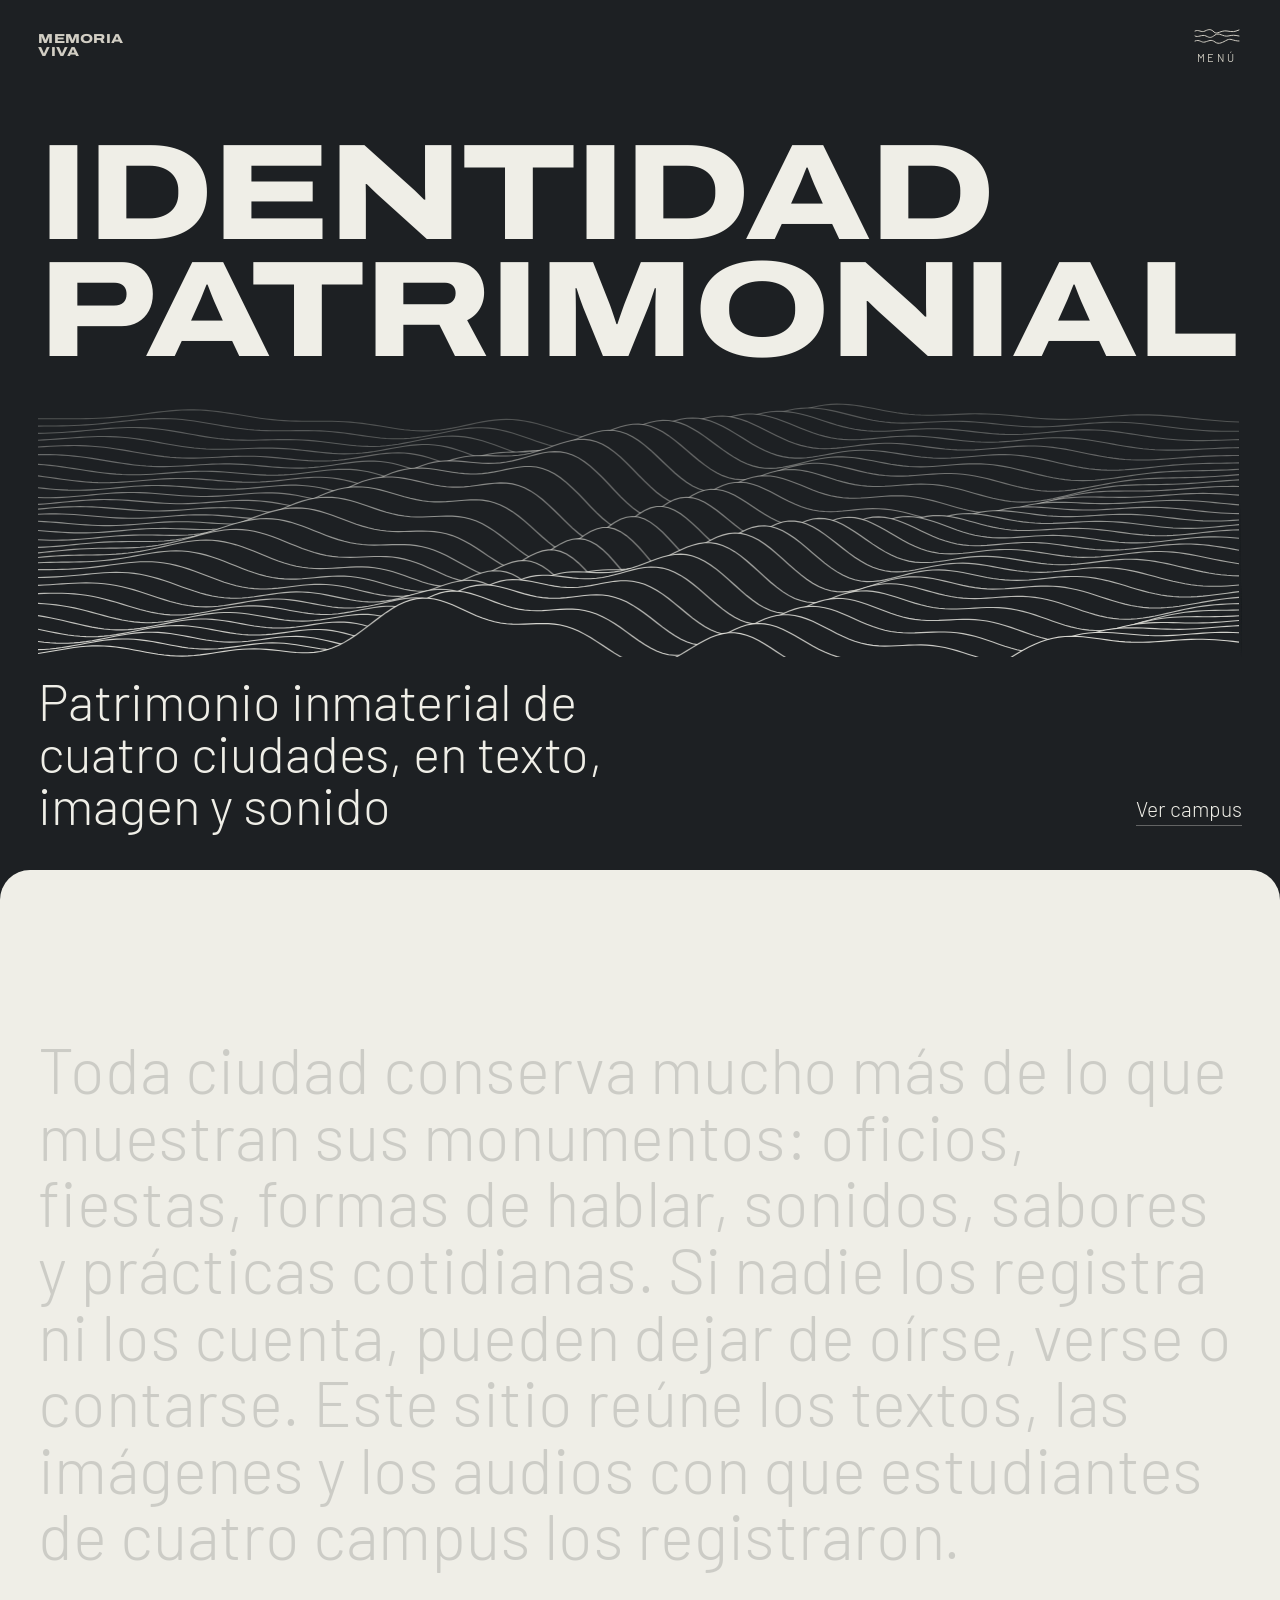
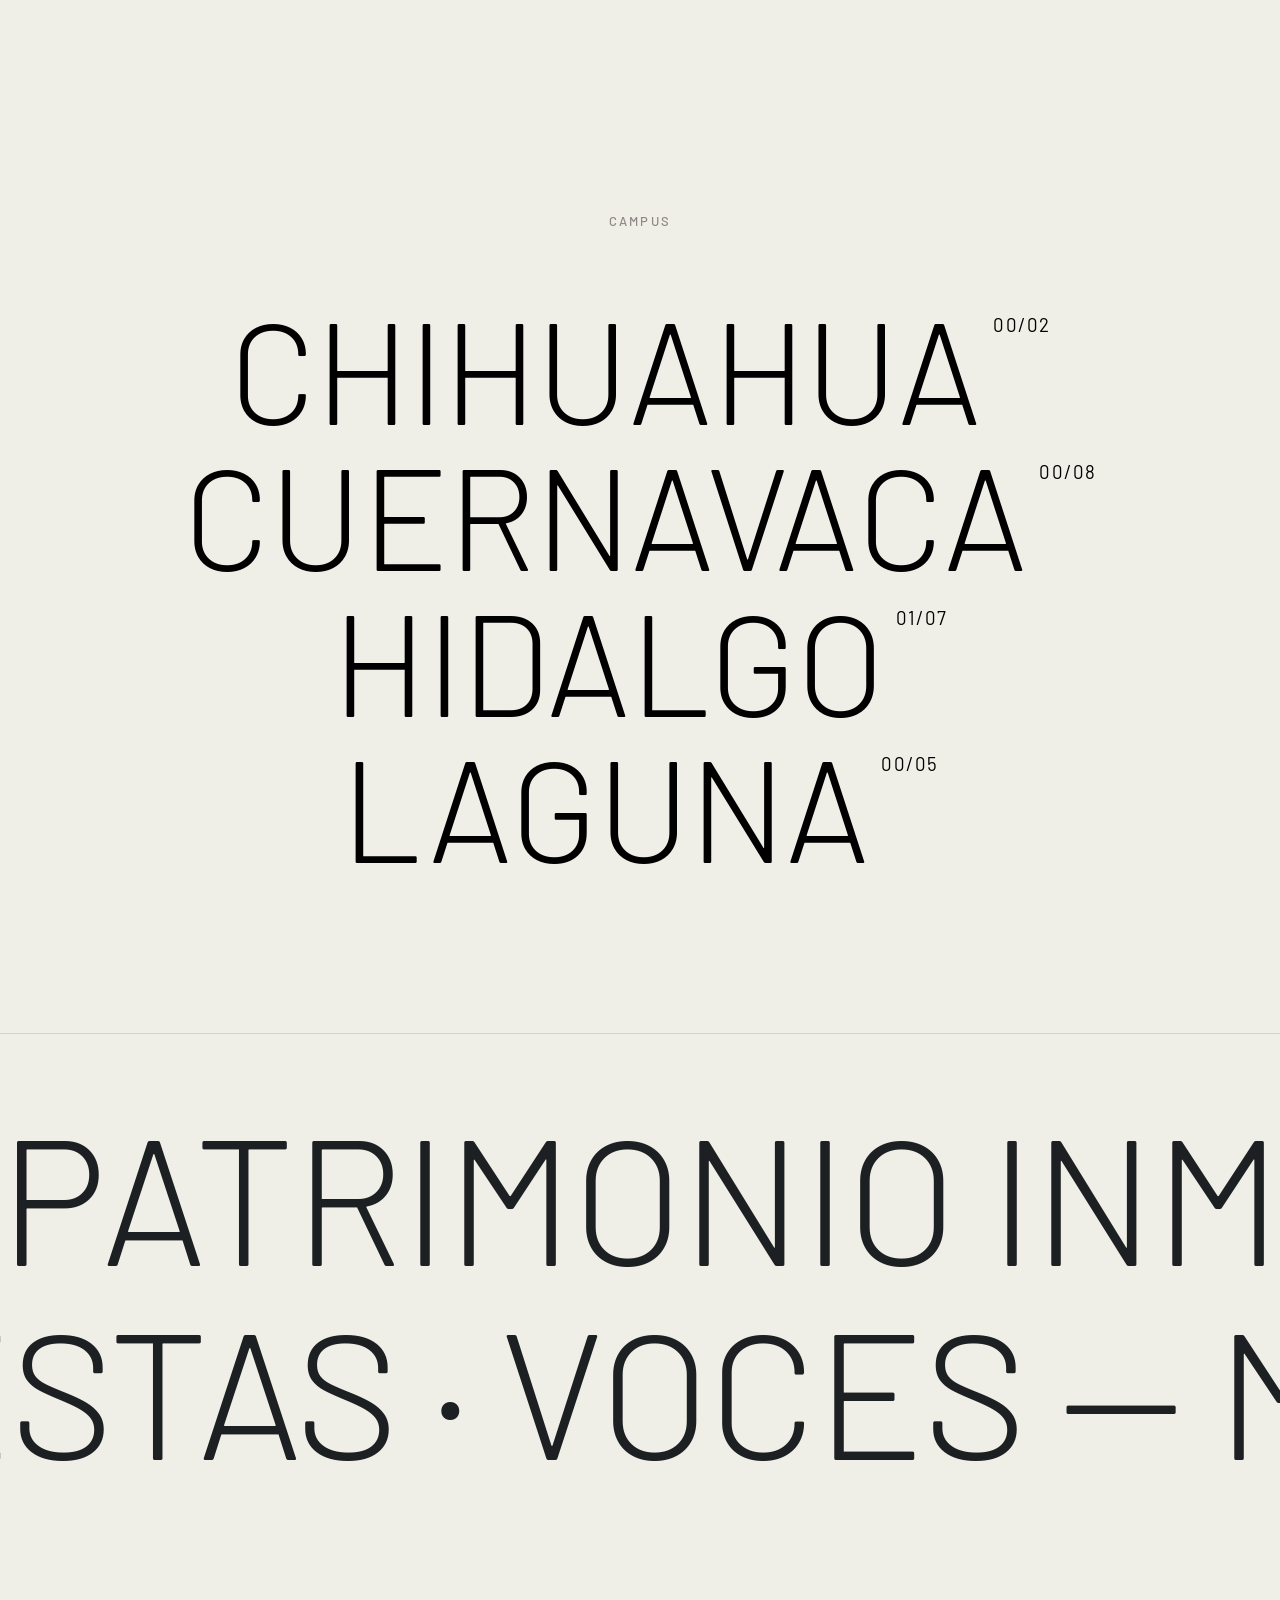
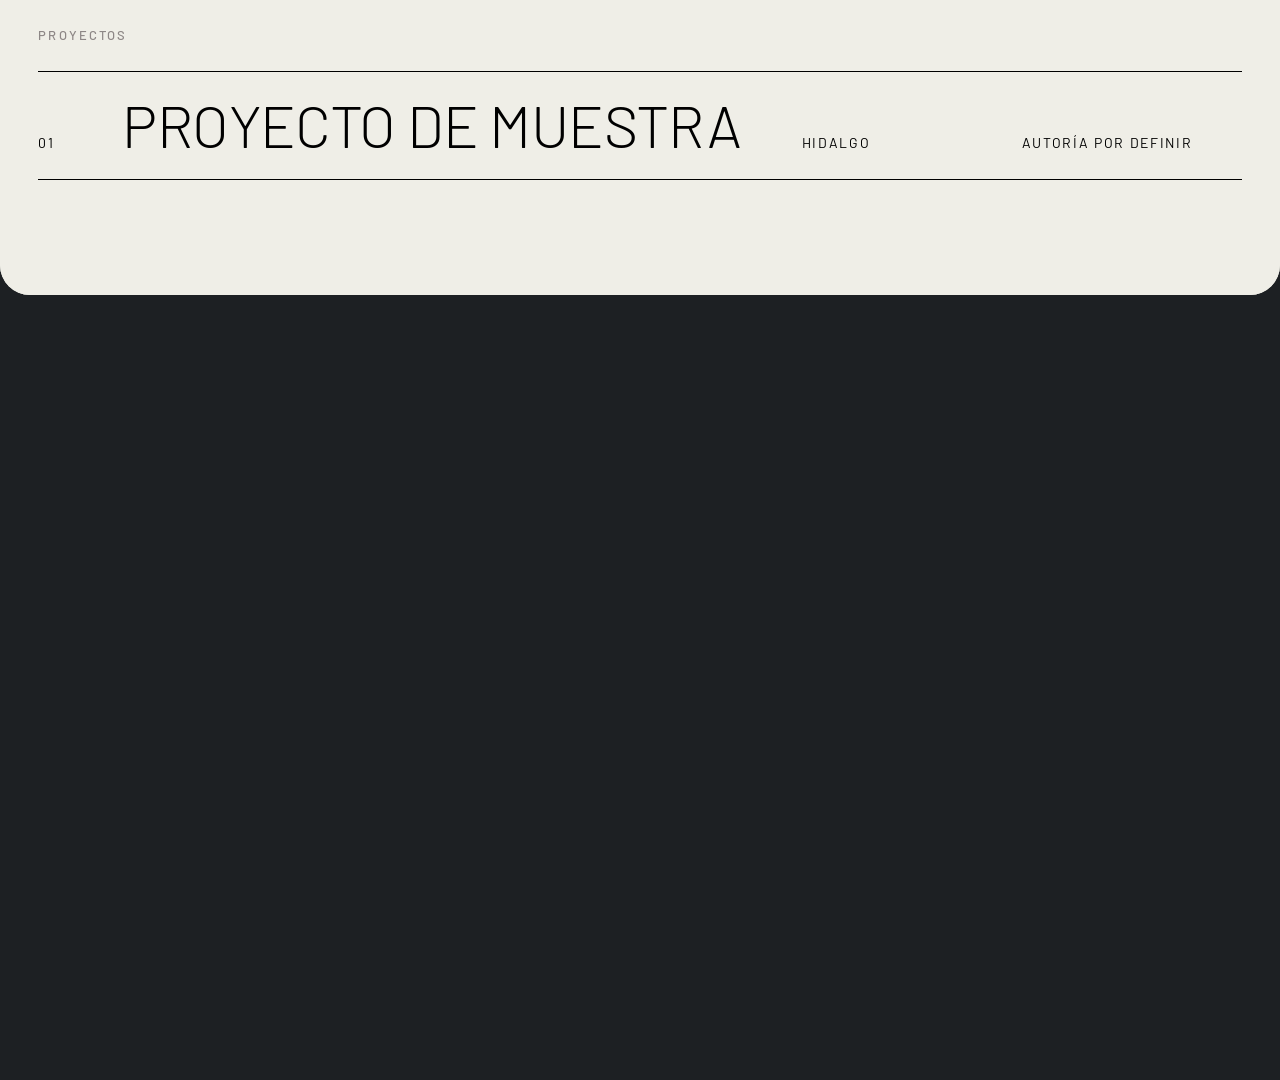
<file: index.html>
<!doctype html><html lang="es"><head><meta charset="utf-8"><meta name="viewport" content="width=device-width,initial-scale=1"><meta name="robots" content="noindex,nofollow"><title>Identidad patrimonial</title><link rel="preconnect" href="https://fonts.googleapis.com"><link rel="preconnect" href="https://fonts.gstatic.com" crossorigin><link href="https://fonts.googleapis.com/css2?family=Archivo:wdth,wght@62..125,100..900&family=Barlow:wght@300;400;500&display=swap" rel="stylesheet"><link rel="stylesheet" href="css/style.css"></head><body data-page="home"><header class="top"></header>
<section class="hero"><h1 class="wordmark" id="wm" data-fit></h1><canvas id="wave" aria-hidden="true"></canvas>
<div class="hero-foot"><p class="tag" id="tag"></p><div class="hero-links"><a href="#campus">Ver campus</a></div></div></section>
<main class="sheet up">
<section class="manifesto" id="manifesto"></section>
<section class="hl clist" id="campus"><p class="eyebrow">Campus</p><div id="cl"></div><div class="peek"></div></section>
<section class="marq" aria-hidden="true"><div id="m1"></div><div id="m2"></div></section>
<section class="hl plist" id="proyectos"><p class="eyebrow">Proyectos</p><div id="pl"></div><div class="peek"></div></section>
</main><footer class="foot"></footer><script src="js/app.js"></script></body></html>
</file>
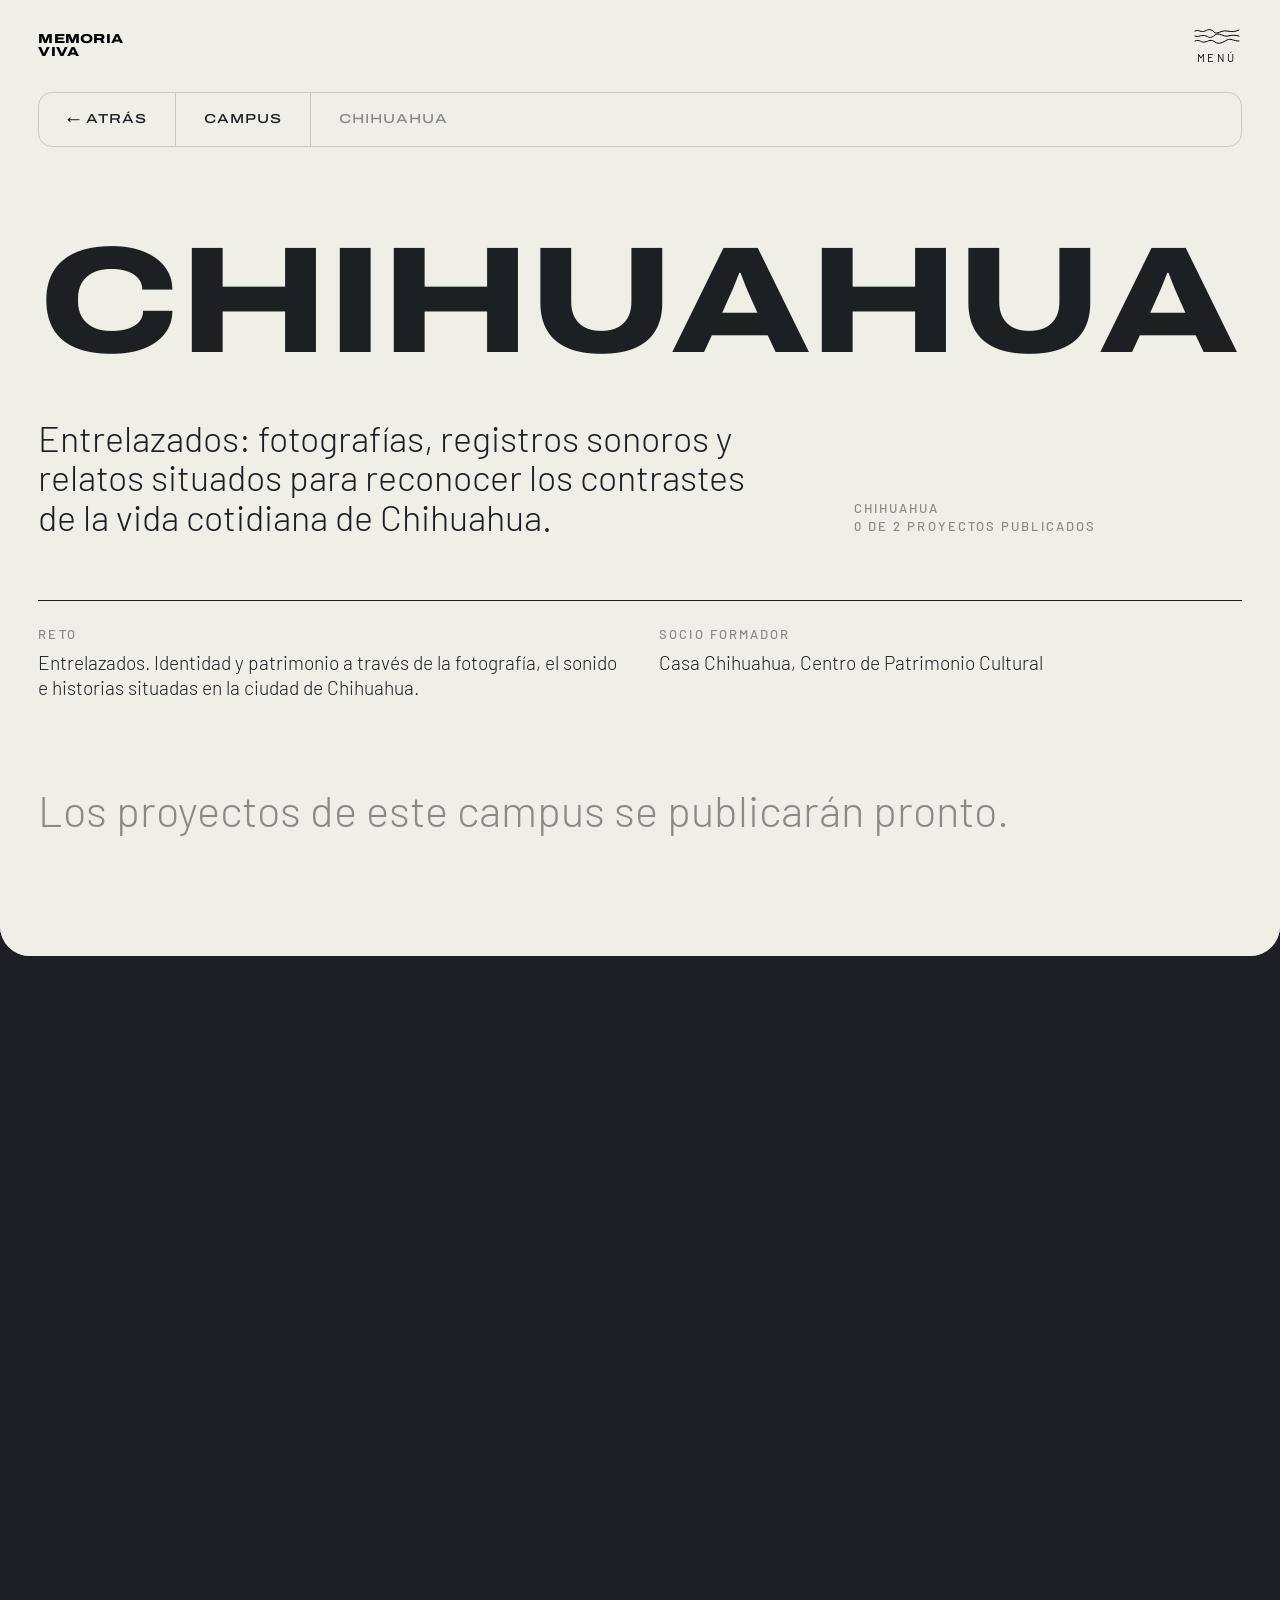
<file: campus.html>
<!doctype html><html lang="es"><head><meta charset="utf-8"><meta name="viewport" content="width=device-width,initial-scale=1"><meta name="robots" content="noindex,nofollow"><title>Identidad patrimonial</title><link rel="preconnect" href="https://fonts.googleapis.com"><link rel="preconnect" href="https://fonts.gstatic.com" crossorigin><link href="https://fonts.googleapis.com/css2?family=Archivo:wdth,wght@62..125,100..900&family=Barlow:wght@300;400;500&display=swap" rel="stylesheet"><link rel="stylesheet" href="css/style.css"></head><body data-page="campus"><header class="top"></header>
<main class="sheet"><div class="crumb" id="crumb"></div>
<section class="chead"><h1 class="wordmark" id="wm" data-fit></h1><div class="cmeta"><p class="lead" id="cintro"></p><p class="eyebrow" id="cinfo"></p></div></section>
<section class="cdet" id="cdet"></section>
<section class="hl plist"><div id="pl"></div><div class="peek"></div></section></main><footer class="foot"></footer><script src="js/app.js"></script></body></html>
</file>
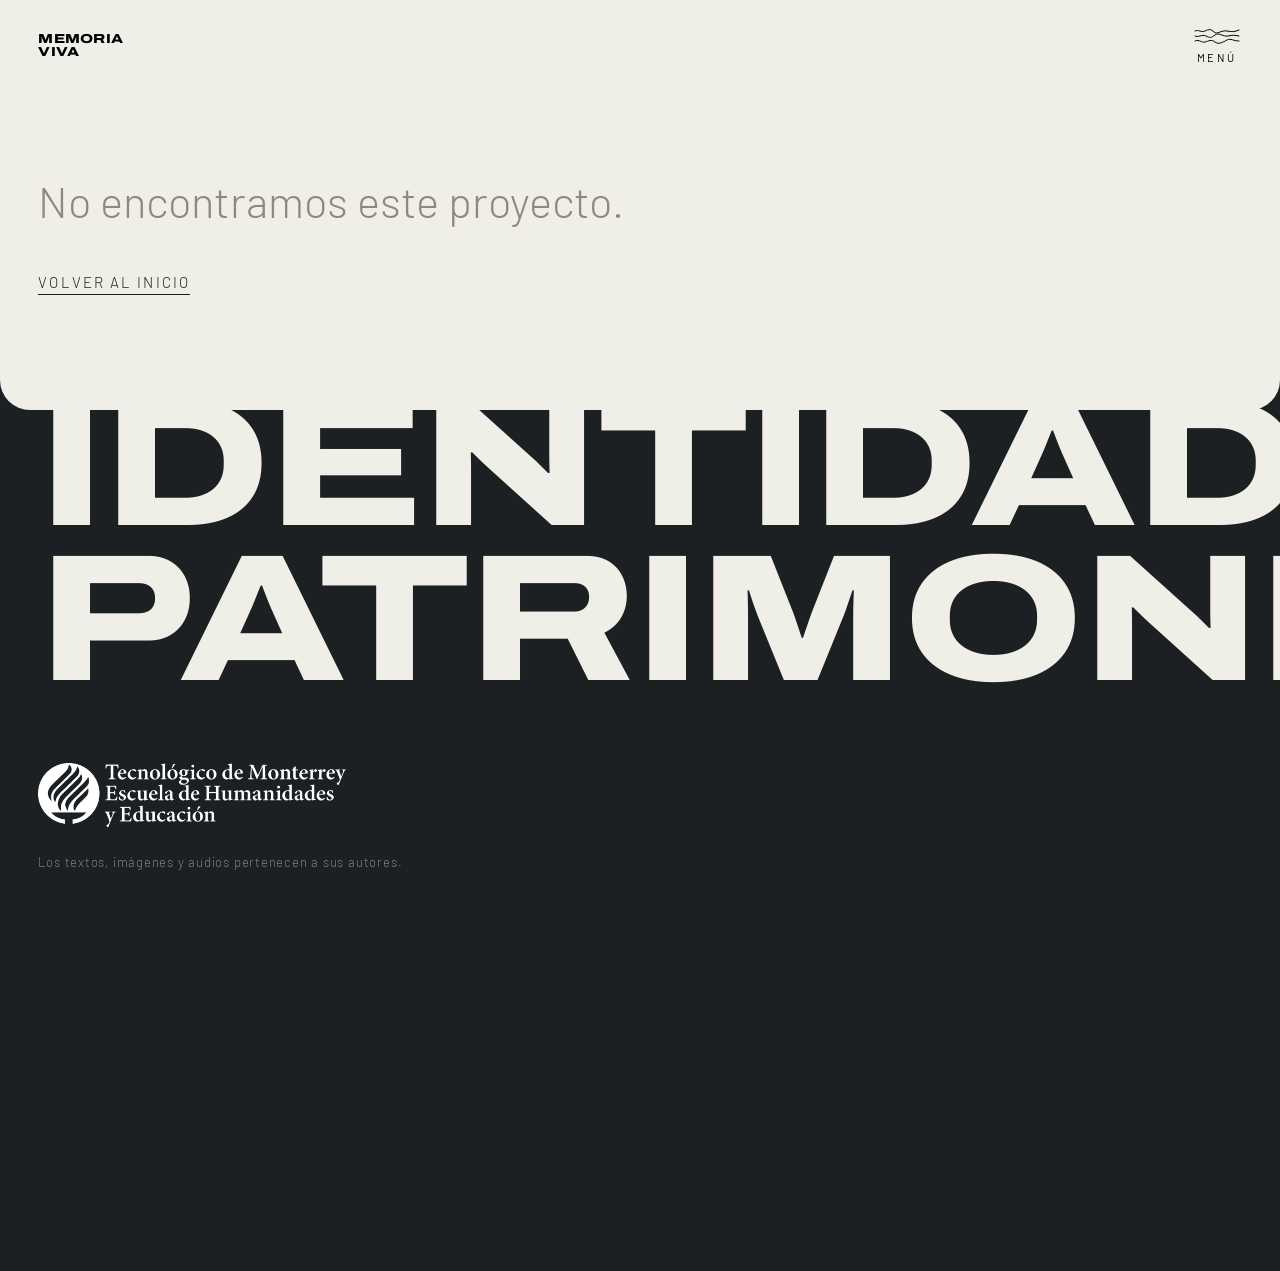
<file: proyecto.html>
<!doctype html><html lang="es"><head><meta charset="utf-8"><meta name="viewport" content="width=device-width,initial-scale=1"><meta name="robots" content="noindex,nofollow"><title>Identidad patrimonial</title><link rel="preconnect" href="https://fonts.googleapis.com"><link rel="preconnect" href="https://fonts.gstatic.com" crossorigin><link href="https://fonts.googleapis.com/css2?family=Archivo:wdth,wght@62..125,100..900&family=Barlow:wght@300;400;500&display=swap" rel="stylesheet"><link rel="stylesheet" href="css/style.css"></head><body data-page="project"><header class="top"></header>
<main class="sheet"><div class="crumb" id="crumb"></div>
<section class="phead"><p class="eyebrow" id="pk"></p><h1 class="ptitle" id="pt"></h1></section>
<section class="pmeta" id="pm"></section>
<section class="pgrid"><div class="ptext" id="ptext"></div><aside class="pside" id="pside"></aside><div class="pgal" id="pgal"></div></section>
<a class="next" id="next" href="#"></a></main><footer class="foot"></footer><script src="js/app.js"></script></body></html>
</file>
<file: css/style.css>
:root{--cream:#EFEEE7;--ink:#1D2023;--mute:#8d8786;--line:#2e262830;--r:30px;--pad:clamp(18px,3vw,44px);
--disp:"Archivo","Arial Black",sans-serif;--sans:"Barlow","Helvetica Neue",Arial,sans-serif}
*{box-sizing:border-box;margin:0;padding:0}
html{background:var(--ink)}
body{background:var(--ink);color:var(--ink);font-family:var(--sans);font-weight:300;font-size:18px;line-height:1.45;-webkit-font-smoothing:antialiased;overflow-x:hidden}
a{color:inherit;text-decoration:none}
button{font-family:inherit}
img{max-width:100%;display:block}
.wordmark{font-family:var(--disp);font-weight:800;font-stretch:125%;text-transform:uppercase;line-height:.86;letter-spacing:-.015em;white-space:nowrap}
.eyebrow{font-size:13px;letter-spacing:.16em;text-transform:uppercase;color:var(--mute);font-weight:500}

/* header + menu */
.top{position:fixed;inset:0 0 auto 0;z-index:50;display:flex;justify-content:space-between;align-items:center;padding:24px var(--pad);color:var(--cream);mix-blend-mode:difference;pointer-events:none}
.top>*{pointer-events:auto}
.logo{font-family:var(--disp);font-weight:800;font-stretch:125%;text-transform:uppercase;font-size:13px;line-height:1;letter-spacing:.02em;display:block}
.menu-btn{background:none;border:0;color:inherit;display:flex;flex-direction:column;align-items:center;gap:7px;cursor:pointer;padding:4px 2px}
.menu-btn svg{display:block;overflow:visible}
.menu-btn path{transition:transform .5s cubic-bezier(.2,.8,.2,1)}
.menu-btn:hover path:nth-child(1){transform:translateX(3px)}
.menu-btn:hover path:nth-child(2){transform:translateX(-3px)}
.menu-btn:hover path:nth-child(3){transform:translateX(4px)}
.menu-btn span{font-size:11px;letter-spacing:.24em;text-transform:uppercase;font-weight:400}
.nav{position:fixed;inset:0;z-index:40;background:var(--ink);color:var(--cream);display:flex;flex-direction:column;justify-content:center;padding:0 var(--pad);clip-path:inset(0 0 100% 0);visibility:hidden;transition:clip-path .7s cubic-bezier(.7,0,.2,1),visibility 0s .7s}
.nav.open{clip-path:inset(0);visibility:visible;transition:clip-path .7s cubic-bezier(.7,0,.2,1)}
.nav a{display:flex;align-items:baseline;gap:22px;font-size:clamp(44px,9vw,150px);line-height:1.04;text-transform:uppercase;letter-spacing:-.01em;transition:opacity .25s,transform .4s}
.nav a b{font-size:13px;letter-spacing:.14em;font-weight:400;opacity:.6}
.nav:has(a:hover) a:not(:hover){opacity:.28}
.nav a:hover{transform:translateX(14px)}

/* cursor */
.dot{position:fixed;left:0;top:0;width:16px;height:16px;border-radius:50%;background:var(--cream);mix-blend-mode:difference;z-index:100;pointer-events:none;transform:translate(-50%,-50%);transition:width .3s,height .3s}
.dot.big{width:72px;height:72px}
@media(hover:none){.dot{display:none}}
.has-dot,.has-dot a,.has-dot button{cursor:none}

/* hero */
.hero{position:relative;z-index:1;min-height:100svh;background:var(--ink);color:var(--cream);display:flex;flex-direction:column;padding:15vh var(--pad) calc(var(--pad) + var(--r))}
.hero canvas{flex:1 1 0;height:0;min-height:28vh;width:100%;margin:2vh 0}
.hero-foot{display:flex;justify-content:space-between;align-items:flex-end;gap:24px;flex-wrap:wrap}
.tag{font-size:clamp(28px,4vw,64px);line-height:1.02;max-width:13em}
.hero-links{display:flex;gap:44px;font-size:21px;padding-bottom:6px}
.hero-links a{border-bottom:1px solid #efeee755;transition:border-color .2s}
.hero-links a:hover{border-color:var(--cream)}

/* sheet */
.sheet{position:relative;z-index:2;background:var(--cream);overflow:clip;border-radius:0 0 var(--r) var(--r)}
.sheet.up{margin-top:calc(var(--r)*-1);border-radius:var(--r)}
.manifesto{padding:clamp(90px,13vw,200px) var(--pad);font-size:clamp(32px,5vw,84px);line-height:1.04;max-width:1560px}
.manifesto span{opacity:.16;transition:opacity .5s}
.manifesto span.on{opacity:1}
.more{display:inline-block;margin-top:40px;font-size:15px;letter-spacing:.14em;text-transform:uppercase;border-bottom:1px solid currentColor}

/* hover lists */
.hl{position:relative;isolation:isolate;background:var(--cream)}
.clist{padding:clamp(40px,6vw,90px) var(--pad) clamp(90px,12vw,200px);text-align:center}
.clist .eyebrow{margin-bottom:clamp(30px,5vw,80px)}
.cl{display:block;color:var(--cream);mix-blend-mode:difference;font-size:clamp(46px,11.2vw,196px);line-height:1.02;text-transform:uppercase;letter-spacing:-.01em;position:relative;z-index:2}
.cl sup{font-size:.13em;vertical-align:top;letter-spacing:.08em;margin-left:.7em;position:relative;top:1.1em;font-weight:400}
.peek{position:absolute;z-index:1;left:0;top:0;width:clamp(250px,38vw,640px);aspect-ratio:16/10;opacity:0;--s:.88;transform:translate(-50%,-50%) scale(var(--s));transition:opacity .35s,transform .45s cubic-bezier(.2,.8,.2,1);pointer-events:none;overflow:hidden;display:flex;align-items:flex-end;padding:18px;color:var(--cream);font-size:14px;letter-spacing:.14em;text-transform:uppercase;background:#555}
.peek.show{opacity:1;--s:1}
.peek img{position:absolute;inset:0;width:100%;height:100%;object-fit:cover;filter:grayscale(1) contrast(1.08)}
.peek span{position:relative}
.plist{padding:clamp(40px,6vw,90px) var(--pad) clamp(70px,9vw,140px)}
.plist .eyebrow{margin-bottom:26px}
.pr{display:grid;grid-template-columns:64px minmax(0,1fr) 200px 220px;gap:20px;align-items:baseline;padding:24px 0;border-top:1px solid var(--cream);color:var(--cream);mix-blend-mode:difference;position:relative;z-index:2}
.pr:last-child{border-bottom:1px solid var(--cream)}
.pr b{font-weight:400;font-size:14px;letter-spacing:.1em}
.pr h3{font-weight:300;font-size:clamp(28px,4.6vw,76px);line-height:1;text-transform:uppercase;letter-spacing:-.01em}
.pr small{font-size:14px;letter-spacing:.12em;text-transform:uppercase;font-weight:400}
.empty{font-size:clamp(26px,3.4vw,50px);color:var(--mute)}

/* marquee */
.marq{overflow:hidden;white-space:nowrap;padding:clamp(30px,5vw,80px) 0;border-top:1px solid #2e262822}
.marq div{display:inline-block;font-size:clamp(64px,14vw,250px);line-height:1.08;text-transform:uppercase;font-weight:300;will-change:transform;letter-spacing:-.01em}
.marq div:nth-child(2){display:block;width:max-content}

/* footer */
.foot{position:sticky;bottom:0;z-index:0;background:var(--ink);color:var(--cream);padding:calc(var(--r) + 70px) var(--pad) 28px}
.fcols{display:grid;grid-template-columns:repeat(auto-fit,minmax(170px,1fr));gap:30px;margin-bottom:clamp(50px,8vw,120px)}
.fcols h5{font-size:13px;letter-spacing:.16em;text-transform:uppercase;color:#efeee788;font-weight:500;margin-bottom:12px}
.fcols li{list-style:none;font-size:20px}
.fcols a:hover{opacity:.55}
.fine{margin-top:26px;font-size:13px;color:#efeee777;letter-spacing:.06em}

/* inner pages */
.sheet:not(.up){padding-top:92px}
.crumb{margin:0 var(--pad);border:1px solid var(--line);display:flex;font:500 13px/1 var(--disp);font-stretch:125%;text-transform:uppercase;letter-spacing:.08em;border-radius:14px;overflow:hidden}
.crumb>*{padding:20px 28px;border-right:1px solid var(--line);display:flex;align-items:center;gap:12px;white-space:nowrap;min-width:0}
.crumb>*:last-child{border-right:0;color:var(--mute);overflow:hidden;text-overflow:ellipsis;display:block}
.crumb a:hover{background:var(--ink);color:var(--cream)}
.chead{padding:clamp(40px,7vw,100px) var(--pad) clamp(30px,5vw,70px)}
.chead .wordmark{white-space:normal}
.cmeta{display:grid;grid-template-columns:2fr 1fr;gap:40px;margin-top:clamp(30px,4vw,60px);align-items:end}
.lead{font-size:clamp(24px,2.8vw,42px);line-height:1.1;max-width:20em}
.phead{padding:clamp(50px,8vw,110px) var(--pad) 0}
.ptitle{font-family:var(--disp);font-weight:800;font-stretch:125%;text-transform:uppercase;line-height:.92;letter-spacing:-.015em;font-size:clamp(38px,8.4vw,150px);margin-top:20px;overflow-wrap:anywhere}
.pmeta{display:grid;grid-template-columns:repeat(3,1fr);margin:clamp(40px,6vw,90px) var(--pad) 0;border-top:1px solid var(--ink)}
.pmeta div{padding:18px 0}
.pmeta p{font-size:clamp(20px,2vw,30px);margin-top:6px}
.pgrid{display:grid;grid-template-columns:minmax(0,1fr) minmax(0,1fr) minmax(0,1fr);gap:clamp(24px,3.4vw,56px);padding:clamp(30px,4vw,60px) var(--pad) clamp(60px,8vw,120px);align-items:start}
.ptext p{font-size:clamp(19px,1.5vw,23px);margin-bottom:1.2em;line-height:1.4}
.pside{position:sticky;top:90px}
.pgal{display:grid;gap:18px}
.ph{aspect-ratio:4/3;display:flex;align-items:flex-end;padding:16px;font-size:13px;letter-spacing:.14em;text-transform:uppercase;color:var(--cream);background:var(--tone,#777);border-radius:6px}
.pgal img{width:100%;border-radius:6px}
.player{background:var(--ink);color:var(--cream);border-radius:22px;padding:24px}
.wv{width:100%;height:110px;display:block;cursor:pointer}
.pl-row{display:flex;justify-content:space-between;align-items:center;margin-top:18px}
.pl-btn{width:64px;height:64px;border-radius:50%;background:var(--cream);color:var(--ink);border:0;cursor:pointer;font-size:18px;transition:transform .2s}
.pl-btn:hover{transform:scale(1.08)}
.pl-btn:focus-visible{outline:2px solid var(--cream);outline-offset:3px}
.pl-time{font-size:15px;letter-spacing:.1em;font-variant-numeric:tabular-nums}
.pl-cap{margin-top:14px;font-size:13px;letter-spacing:.14em;text-transform:uppercase;color:var(--mute);font-weight:500}
.next{display:block;border-top:1px solid var(--line);padding:clamp(40px,6vw,90px) var(--pad);transition:background .3s,color .3s}
.next:hover{background:var(--ink);color:var(--cream)}
.next .eyebrow{margin-bottom:10px}
.next h3{font-size:clamp(40px,8vw,140px);font-weight:300;text-transform:uppercase;line-height:1;letter-spacing:-.01em}

.js [data-r]{opacity:0;transform:translateY(26px);transition:opacity .9s,transform .9s cubic-bezier(.2,.7,.2,1)}
.js [data-r].in{opacity:1;transform:none}

@media(max-width:860px){
.pr{grid-template-columns:40px 1fr;row-gap:4px}.pr small{grid-column:2}
.pgrid{grid-template-columns:1fr}.pside{position:static}.pmeta{grid-template-columns:1fr}
.cmeta{grid-template-columns:1fr}.crumb>*{padding:16px 14px}.crumb>*:nth-child(3){display:none}
.hero-links{gap:26px}.cl sup{display:none}}
@media(prefers-reduced-motion:reduce){*{transition:none!important}.js [data-r]{opacity:1;transform:none}}

.ehe{display:block;height:auto}
.foot .ehe{width:clamp(210px,24vw,340px);margin-top:clamp(36px,5vw,70px)}

.cdet{display:grid;grid-template-columns:repeat(auto-fit,minmax(240px,1fr));gap:clamp(20px,3vw,48px);margin:0 var(--pad);border-top:1px solid var(--ink);padding:18px 0 0}
.cdet p{font-size:clamp(18px,1.5vw,22px);margin-top:6px;line-height:1.3}
</file>
